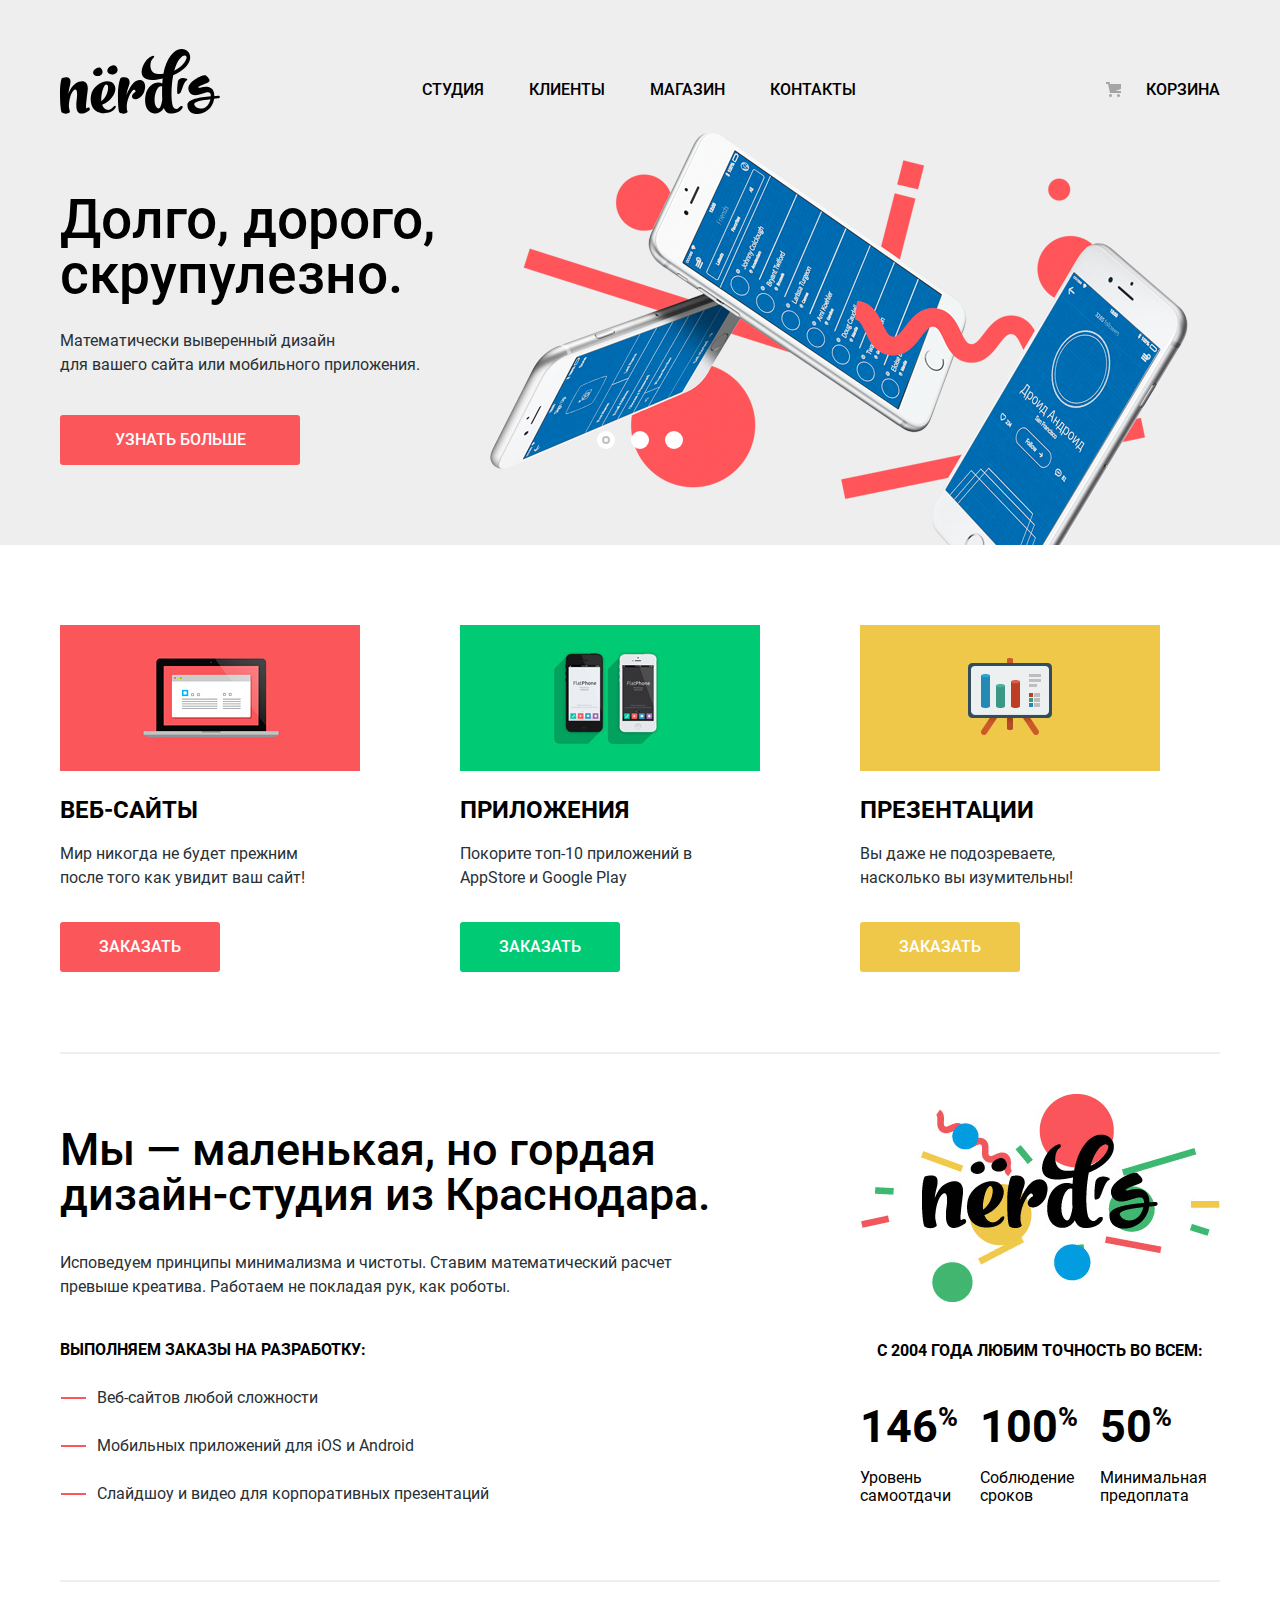
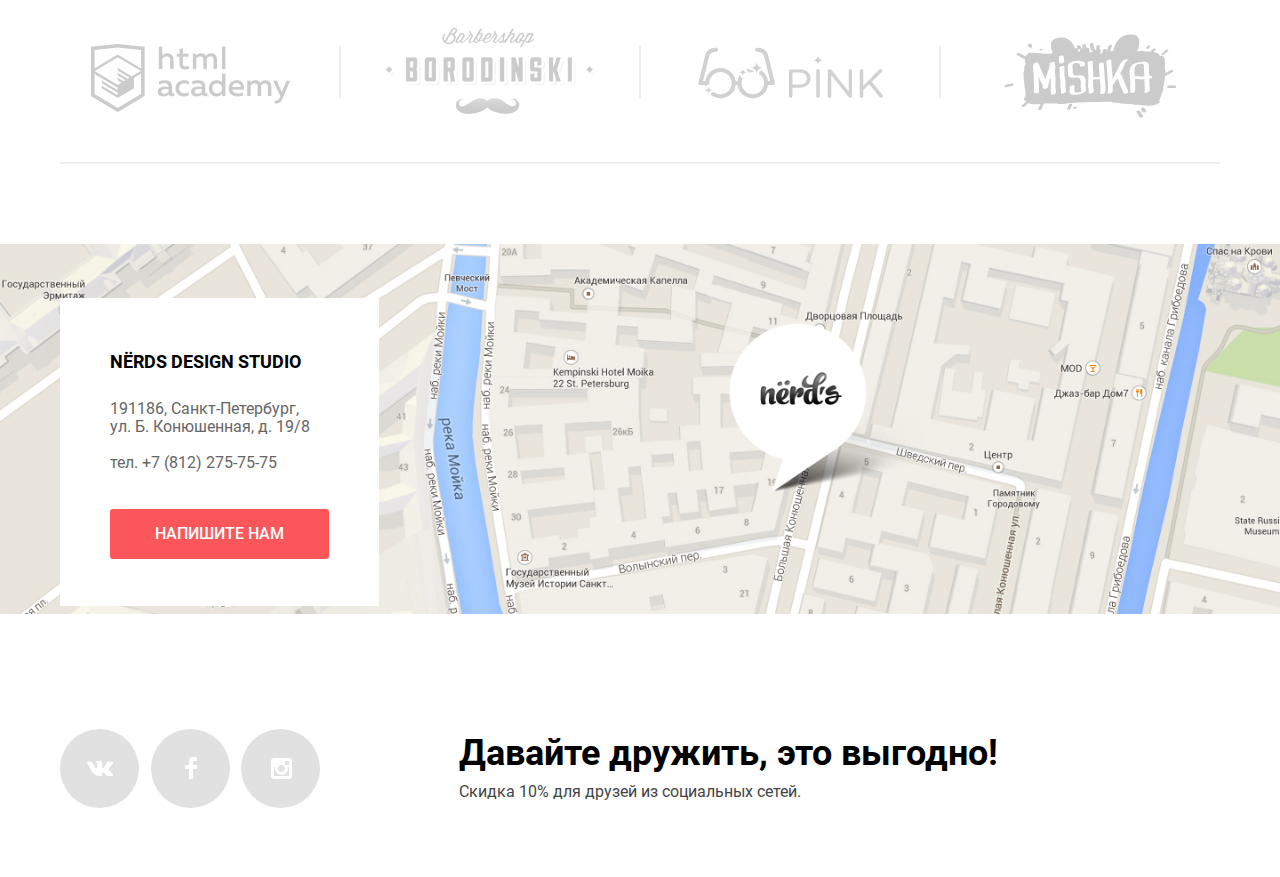
<file: index.html>
<!DOCTYPE html>
<html lang="ru">
  <head>
    <meta charset="utf-8">
    <title>HTML Academy: Нёрдс</title>
    <!-- Критерий Д5. Использован normalize.css -->
    <link rel="stylesheet" href="css/normalize.min.css">
    <link rel="stylesheet" href="css/style.min.css">
  </head>

  <body>
    <header class="header">
      <div class="container">
        <nav class="main-navigation">
          <a class="header-logo">
            <img src="img/nerds-logo.svg" width="160" height="65" alt="Логотип дизайн-студии «Нёрдс»">
          </a>

          <ul class="site-navigation">
            <li><a href="#">Студия</a></li>
            <li><a href="#">Клиенты</a></li>
            <li><a href="catalog.html">Магазин</a></li>
            <li><a href="#">Контакты</a></li>
          </ul>

          <ul class="basket">
            <li><a class="basket-link" href="#">Корзина</a></li>
          </ul>
        </nav>

        <h1 class="visually-hidden">Нёрдс&nbsp;&ndash; дизайн-студия из Краснодара</h1>
      </div>
    </header>

    <main class="main-index">
      <section class="slider">
        <!-- Слайдер из демонстрации https://up.htmlacademy.ru/htmlcss/25/demos/2237 -->
        <div class="container">
          <h2 class="visually-hidden">Наши преимущества</h2>

          <input class="visually-hidden" type="radio" id="advantage-1-id" name="toggle" checked>
          <input class="visually-hidden" type="radio" id="advantage-2-id" name="toggle">
          <input class="visually-hidden" type="radio" id="advantage-3-id" name="toggle">
          <div class="slider-controls">
            <label class="slider-controls-item slider-controls-item--1" for="advantage-1-id" aria-label="Слайд 1"></label>
            <label class="slider-controls-item slider-controls-item--2" for="advantage-2-id" aria-label="Слайд 2"></label>
            <label class="slider-controls-item slider-controls-item--3" for="advantage-3-id" aria-label="Слайд 3"></label>
          </div>

          <ul class="slider-list">
            <li class="slider-item">
              <h3>Долго, дорого, скрупулезно.</h3>
              <p>Математически выверенный дизайн<br> для вашего сайта или мобильного приложения.</p>
              <a class="button slider-item-button" href="#">Узнать больше</a>
            </li>
            <li class="slider-item">
              <h3>Любим математику как никто другой</h3>
              <p>Никакого креатива, только математические формулы<br> для расчета идеальных пропорций.</p>
              <a class="button slider-item-button" href="#">Узнать больше</a>
            </li>
            <li class="slider-item">
              <h3>Только ночь,<br> только хардкор</h3>
              <p>Работать днем, как все? Мы против этого.<br> Ближе к полуночи работа только начинается.</p>
              <a class="button slider-item-button" href="#">Узнать больше</a>
            </li>
          </ul>
        </div>
      </section>

      <div class="container">
        <section class="services">
          <h2 class="visually-hidden">Наши услуги</h2>

          <ul class="services-list">
            <li class="service-item">
              <h3>Веб-сайты</h3>
              <p>Мир никогда не будет прежним после того как увидит ваш сайт!</p>
              <a class="button button-order button-sites" href="#">Заказать</a>
            </li>
            <li class="service-item">
              <h3>Приложения</h3>
              <p>Покорите топ-10 приложений в AppStore и Google Play</p>
              <a class="button button-order button-apps" href="#">Заказать</a>
            </li>
            <li class="service-item">
              <h3>Презентации</h3>
              <p>Вы даже не подозреваете, насколько вы изумительны!</p>
              <a class="button button-order button-presentations" href="#">Заказать</a>
            </li>
          </ul>
        </section>

        <section class="about">
          <h2 class="visually-hidden">Коротко о нас</h2>

          <div class="about-column-left">
            <b class="about-studio">Мы — маленькая, но гордая дизайн-студия из Краснодара.</b>
            <p class="about-principles">Исповедуем принципы минимализма и чистоты. Ставим математический расчет превыше креатива. Работаем не покладая рук, как роботы.</p>

            <h3 class="about-orders-subtitle">Выполняем заказы на разработку:</h3>
            <ul class="about-orders-list">
              <li>Веб-сайтов любой сложности</li>
              <li>Мобильных приложений для iOS и Android</li>
              <li>Слайдшоу и видео для корпоративных презентаций</li>
            </ul>
          </div>

          <div class="about-column-right">
            <!-- здесь фон: цветной логотип студии «Нёрдс» -->
            <h3 class="about-table-subtitle">С 2004 года любим точность во всем:</h3>
            <table class="about-table">
              <tbody>
                <tr>
                  <th>Уровень самоотдачи</th>
                  <th>Соблюдение сроков</th>
                  <th>Минимальная предоплата</th>
                </tr>
                <tr>
                  <td>146<span class="percent">%</span></td>
                  <td>100<span class="percent">%</span></td>
                  <td>50<span class="percent">%</span></td>
                </tr>
              </tbody>
            </table>
          </div>
        </section>

        <section class="partners">
          <h2 class="visually-hidden">Наши партнёры</h2>

          <ul class="partners-list">
            <li class="partner-item">
              <!-- ТЗ: Обязательные требования п. 3.6 -->
              <a class="partner-logo" href="https://htmlacademy.ru/intensive/htmlcss" aria-label="Перейти на сайт HTML Академии">
                <img src="img/htmlacademy-logo.png" width="199" height="68" alt="Логотип HTML Академии">
              </a>
            </li>
            <li class="partner-item">
              <a class="partner-logo" href="#" aria-label="Перейти на сайт барбершопа «Бородинский»">
                <img src="img/borodinski-logo.png" width="209" height="90" alt="Логотип барбершопа «Бородинский»">
              </a>
            </li>
            <li class="partner-item">
              <a class="partner-logo" href="#" aria-label="Перейти на сайт проекта «Пинк»">
                <img src="img/pink-logo.png" width="185" height="52" alt="Логотип проекта «Пинк»">
              </a>
            </li>
            <li class="partner-item">
              <a class="partner-logo" href="#" aria-label="Перейти на сайт магазина вязаных игрушек «Мишка»">
                <img src="img/mishka-logo.png" width="173" height="84" alt="Логотип магазина «Мишка»">
              </a>
            </li>
          </ul>
        </section>
      </div>
    </main>

    <footer class="footer">
      <div class="container">
        <section class="footer-contacts">
          <h2 class="visually-hidden">Контактная информация</h2>

          <div class="footer-contacts-detail">
            <b aria-label="Дизайн-студия «Нёрдс»">NЁRDS DESIGN STUDIO</b>

            <div class="address-phone">
              <address aria-label="Почтовый индекс 191186, город Санкт-Петербург, улица Большая Конюшенная, дом 19 дробь 8">191186, Санкт-Петербург,<br> ул. Б. Конюшенная, д. 19/8</address>
              <p aria-label="Телефон +7 812 275 75 75">тел. +7 (812) 275-75-75</p>
            </div>

            <p><a class="button button-write" href="writeus.html" aria-label="Открыть форму обратной связи">Напишите нам</a></p>
          </div>
        </section>
      </div>

      <!-- Критерий Д20. Критическая функциональность сайта работоспособна без JavaScript (использовано прогрессивное улучшение) -->
      <!-- * Элементы, вызывающие появление попапов, являются ссылками, ведущими на отдельные страницы; -->
      <!-- * Интерактивная карта без JavaScript показывает статичную картинку с картой. -->

      <div class="footer-map">
        <!-- Статичная карта -->
        <img src="img/map.jpg" width="1440" height="416" alt="Дизайн-студия «Нёрдс» на карте города">
        <!-- Интерактивная карта от Яндекса -->
        <div class="yamap" id="map"></div>
      </div>

      <div class="container">
        <section class="footer-social">
          <div class="social-icons">
            <h2 class="visually-hidden">Наша студия в социальных сетях</h2>

            <ul class="social-list">
              <li>
                <a class="social-item social-vk" href="#" aria-label="Нёрдс ВКонтакте">
                  <span class="visually-hidden">ВКонтакте</span>
                </a>
              </li>
              <li>
                <a class="social-item social-fb" href="#" aria-label="Нёрдс в Фейсбуке">
                  <span class="visually-hidden">Фейсбук</span>
                </a>
              </li>
              <li>
                <a class="social-item social-ig" href="#" aria-label="Нёрдс в Инстаграме">
                  <span class="visually-hidden">Инстаграм</span>
                </a>
              </li>
            </ul>
          </div>

          <div class="footer-slogan">
            <b>Давайте дружить, это выгодно!</b>
            <p>Скидка 10% для друзей из социальных сетей.</p>
          </div>
        </section>
      </div>
    </footer>

    <section class="modal modal-feedback">
      <h2>Напишите нам</h2>

      <form class="feedback-form" method="post" action="https://echo.htmlacademy.ru">
        <p>
          <label for="user-name-id">Ваше имя:</label>
          <input class="msg-user" id="user-name-id" type="text" name="user-name" placeholder="Имя Фамилия" aria-label="Введите Ваше имя и фамилию">
        </p>
        <p>
          <label for="user-mail-id">Ваш e-mail:</label>
          <input class="msg-mail" id="user-mail-id" type="text" name="user-mail" placeholder="email@example.com" aria-label="Введите Ваш адрес электронной почты">
        </p>
        <p>
          <label for="msg-text-id">Текст письма:</label>
          <textarea class="msg-text" id="msg-text-id" name="user-text" placeholder="В свободной форме" aria-label="Введите Ваше сообщение в свободной форме"></textarea>
        </p>
        <button class="button feedback-submit" type="submit">Отправить</button>
      </form>

      <button class="modal-close" type="button" aria-label="Закрыть окно обратной связи"><span class="visually-hidden">Закрыть</span></button>
    </section>

    <script src="https://api-maps.yandex.ru/2.1/?lang=ru_RU"></script>
    <script src="js/script.min.js"></script>
  </body>
</html>
</file>
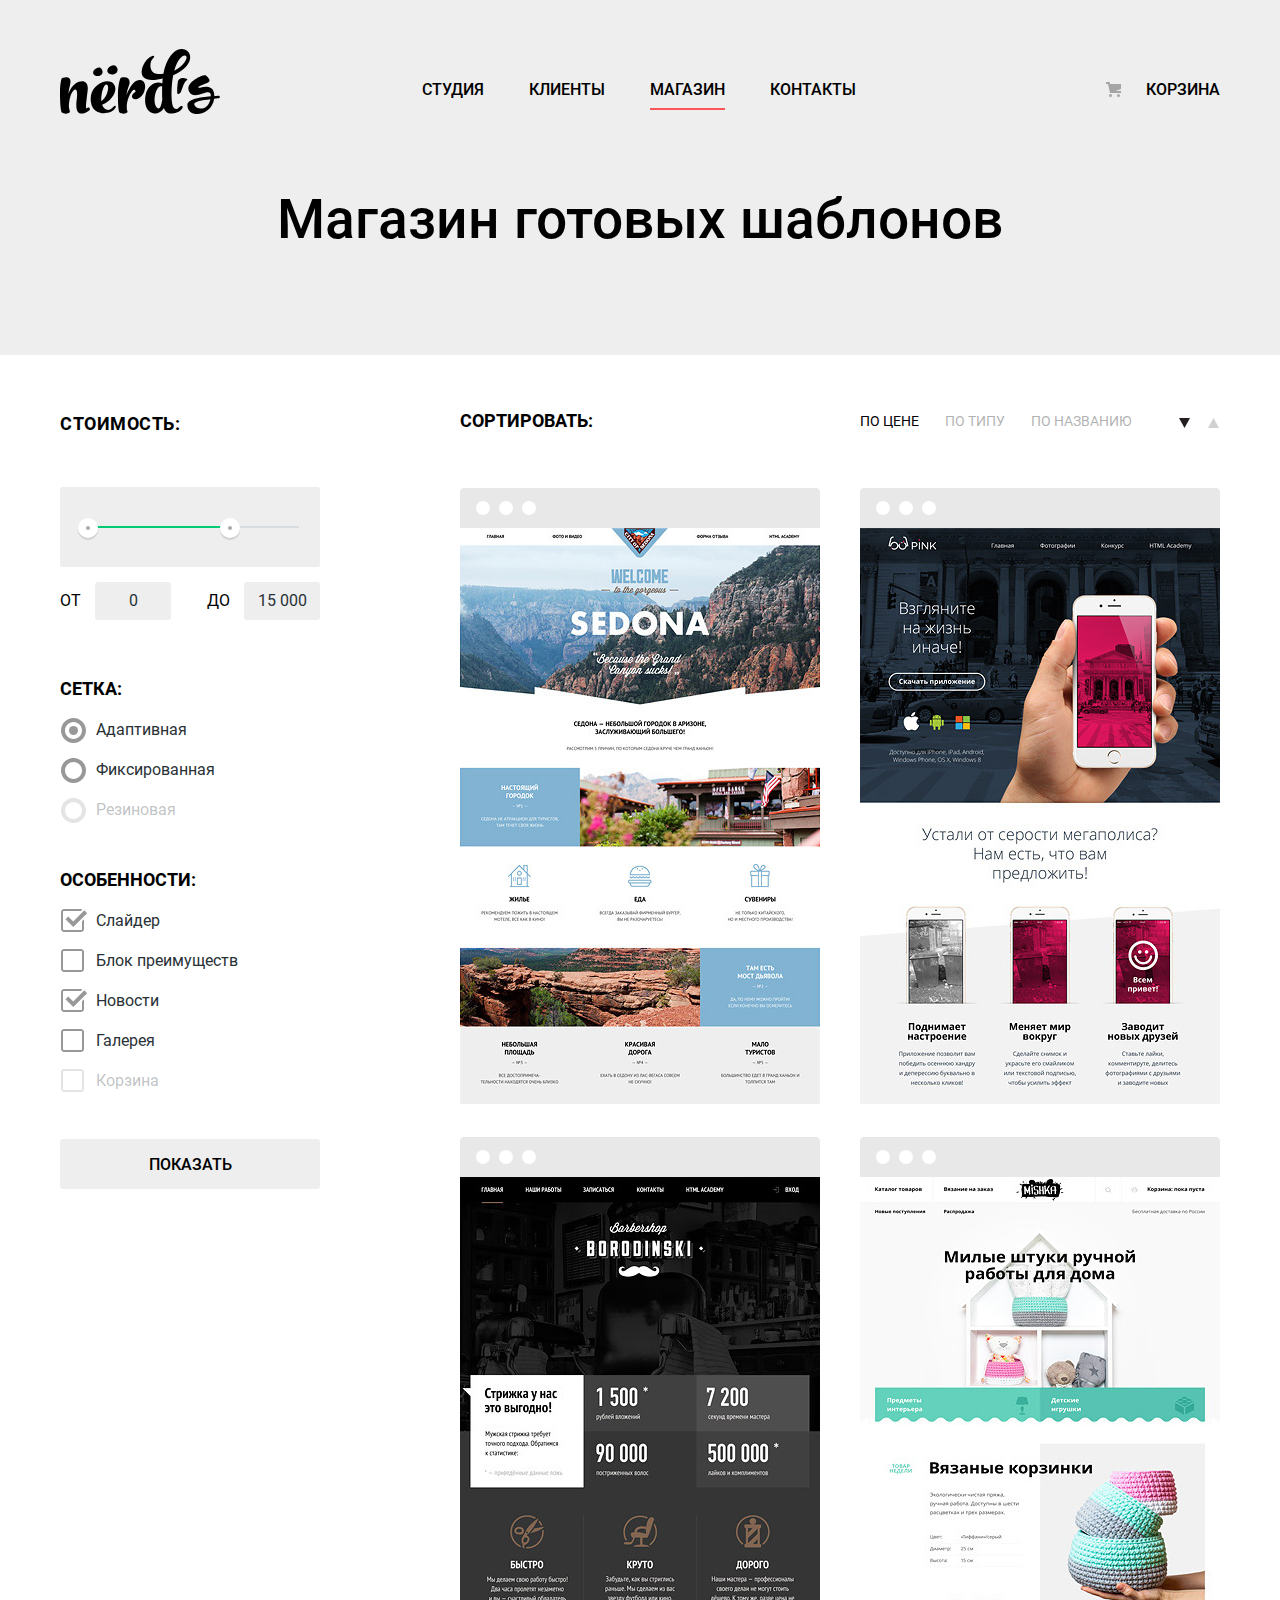
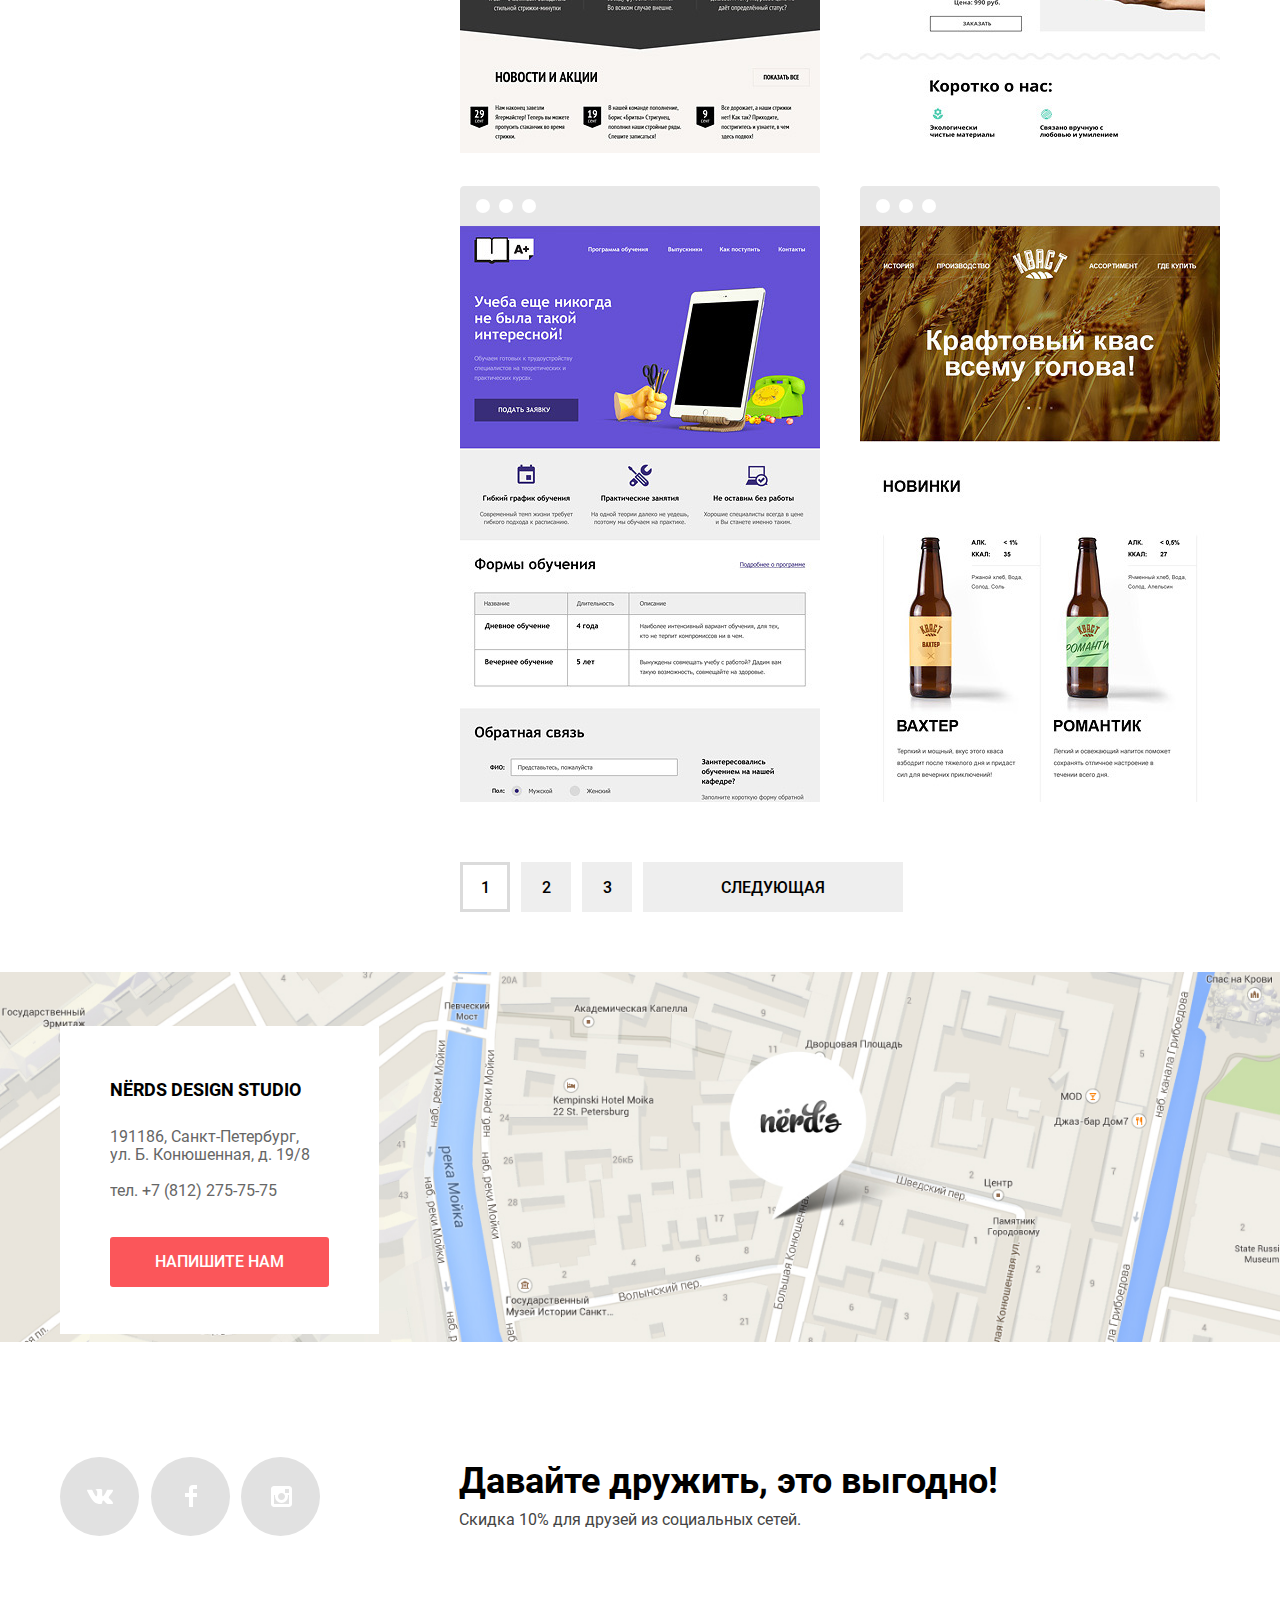
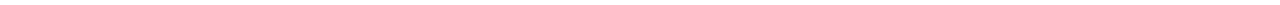
<file: catalog.html>
<!DOCTYPE html>
<html lang="ru">
  <head>
    <meta charset="utf-8">
    <title>HTML Academy: Нёрдс</title>
    <!-- Критерий Д5. Использован normalize.css -->
    <link rel="stylesheet" href="css/normalize.min.css">
    <link rel="stylesheet" href="css/style.min.css">
  </head>

  <body>
    <header class="header">
      <div class="container">
        <nav class="main-navigation">
          <a class="header-logo" href="index.html">
            <img src="img/nerds-logo.svg" width="160" height="65" alt="Логотип дизайн-студии «Нёрдс»">
          </a>

          <ul class="site-navigation">
            <li><a href="#">Студия</a></li>
            <li><a href="#">Клиенты</a></li>
            <li class="site-navigation-active"><a>Магазин</a></li>
            <li><a href="#">Контакты</a></li>
          </ul>

          <ul class="basket">
            <li><a class="basket-link" href="#">Корзина</a></li>
          </ul>
        </nav>

        <h1>Магазин готовых шаблонов</h1>
      </div>
    </header>

    <main class="container">
      <div class="main-catalog">
      <section class="filters">
        <h2 class="visually-hidden">Фильтр шаблонов</h2>

        <form class="filters-form" method="get" action="https://echo.htmlacademy.ru">

          <!-- элемент RANGE с двумя ползунками из демонстрации https://up.htmlacademy.ru/htmlcss/25/demos/2245 -->
          <fieldset class="filter-price">
            <legend>Стоимость:</legend>
            <div class="range-filter">
                <div class="range-controls">
                  <div class="scale">         <!-- полная ширина прогресс-бара -->
                    <div class="bar"></div>   <!-- выбранный диапазон -->
                  </div>
                  <div class="toggle toggle-min"></div> <!-- ползунок минимальной границы диапазона  -->
                  <div class="toggle toggle-max"></div> <!-- ползунок максимальной границы диапазона -->
                </div>

                <div class="price-controls">  <!-- поля для ввода цены -->
                  <label class="min-price">от <input name="min-price" type="text" value="0"></label>
                  <label class="max-price">до <input name="max-price" type="text" value="15 000"></label>
                </div>
            </div>
          </fieldset>

          <fieldset class="filter-grid">
            <legend>Сетка:</legend>
            <ul>
              <li class="filter-option">
                <input class="visually-hidden filter-input filter-input-radio" type="radio" name="grid" value="adaptive" id="grid-id-adaptive" checked>
                <label for="grid-id-adaptive">Адаптивная</label>
              </li>
              <li class="filter-option">
                <input class="visually-hidden filter-input filter-input-radio" type="radio" name="grid" value="fixed" id="grid-id-fixed">
                <label for="grid-id-fixed">Фиксированная</label>
              </li>
              <li class="filter-option">
                <input class="visually-hidden filter-input filter-input-radio" type="radio" name="grid" value="rubber" id="grid-id-rubber" disabled>
                <label for="grid-id-rubber">Резиновая</label>
              </li>
            </ul>
          </fieldset>

          <fieldset class="filter-features">
            <legend>Особенности:</legend>
            <ul>
              <li class="filter-option">
                <input class="visually-hidden filter-input filter-input-checkbox" type="checkbox" name="slider" id="feat-id-slider" checked>
                <label for="feat-id-slider">Слайдер</label>
              </li>
              <li class="filter-option">
                <input class="visually-hidden filter-input filter-input-checkbox" type="checkbox" name="advantages" id="feat-id-advantages">
                <label for="feat-id-advantages">Блок преимуществ</label>
              </li>
              <li class="filter-option">
                <input class="visually-hidden filter-input filter-input-checkbox" type="checkbox" name="news" id="feat-id-news" checked>
                <label for="feat-id-news">Новости</label>
              </li>
              <li class="filter-option">
                <input class="visually-hidden filter-input filter-input-checkbox" type="checkbox" name="gallery" id="feat-id-gallery">
                <label for="feat-id-gallery">Галерея</label>
              </li>
              <li class="filter-option">
                <input class="visually-hidden filter-input filter-input-checkbox" type="checkbox" name="basket" id="feat-id-basket" disabled>
                <label for="feat-id-basket">Корзина</label>
              </li>
            </ul>
          </fieldset>

          <button class="button filter-submit" type="submit">Показать</button>
        </form>
      </section>

      <section class="catalog">
        <h2 class="visually-hidden">Каталог шаблонов</h2>

        <div class="catalog-sort">
          <h3 class="visually-hidden">Сортировка</h3>

          <h4 class="sort-title">Сортировать:</h4>
          <ul class="sort-fields">
            <li><a class="sort-fields-selected">по цене</a></li>
            <li><a href="#">по типу</a></li>
            <li><a href="#">по названию</a></li>
          </ul>

          <h4 class="visually-hidden">Порядок сортировки:</h4>
          <ul class="sort-direction">
            <li>
              <a class="sort-direction-down sort-direction-selected" aria-label="по убыванию"><span class="visually-hidden">по убыванию</span></a>
            </li>
            <li>
              <a class="sort-direction-up" href="#" aria-label="по возрастанию"><span class="visually-hidden">по возрастанию</span></a>
            </li>
          </ul>
        </div>

        <ul class="catalog-list">
          <!-- SEDONA -->
          <li class="catalog-item" tabindex="0">
            <div class="catalog-picture">
              <img src="img/img-sedona.jpg" width="360" height="576" alt="Информационный сайт для туристов «Седона»">
            </div>
            <div class="catalog-item-info">
              <h3 class="catalog-item-title"><a href="#">SEDONA</a></h3>
              <p class="catalog-item-description">Информационный сайт для&nbsp;туристов</p>
              <a class="button catalog-item-price" href="#" aria-label="Добавить в корзину">9&nbsp;900&nbsp;руб.</a>
            </div>
          </li>

          <!-- PINK -->
          <li class="catalog-item" tabindex="0">
            <div class="catalog-picture">
              <img src="img/img-pink.jpg" width="360" height="576" alt="Продуктовый лендинг приложения «Пинк»">
            </div>
            <div class="catalog-item-info">
              <h3 class="catalog-item-title"><a href="#">PINK</a></h3>
              <p class="catalog-item-description">Продуктовый лендинг приложения для iOS и Android</p>
              <a class="button catalog-item-price" href="#" aria-label="Добавить в корзину">9&nbsp;900&nbsp;руб.</a>
            </div>
          </li>

          <!-- Barbershop BORODINSKI -->
          <li class="catalog-item" tabindex="0">
            <div class="catalog-picture">
              <img src="img/img-barbershop.jpg" width="360" height="576" alt="Сайт барбершопа «Бородинский»">
            </div>
            <div class="catalog-item-info">
              <h3 class="catalog-item-title"><a href="#">Barbershop</a></h3>
              <p class="catalog-item-description">Сайт салона красоты. Для&nbsp;мужчин,&nbsp;да.</p>
              <a class="button catalog-item-price" href="#" aria-label="Добавить в корзину">9&nbsp;900&nbsp;руб.</a>
            </div>
          </li>

          <!-- MISHKA -->
          <li class="catalog-item" tabindex="0">
            <div class="catalog-picture">
              <img src="img/img-mishka.jpg" width="360" height="576" alt="Сайт магазина вязаных игрушек «Мишка»">
            </div>
            <div class="catalog-item-info">
              <h3 class="catalog-item-title"><a href="#">MISHKA</a></h3>
              <p class="catalog-item-description">Интернет-магазин вязаных&nbsp;игрушек</p>
              <a class="button catalog-item-price" href="#" aria-label="Добавить в корзину">9&nbsp;900&nbsp;руб.</a>
            </div>
          </li>

          <!-- A Plus -->
          <li class="catalog-item" tabindex="0">
            <div class="catalog-picture">
              <img src="img/img-aplus.jpg" width="360" height="576" alt="Лендинг курсов повышения квалификации «А Плюс»">
            </div>
            <div class="catalog-item-info">
              <h3 class="catalog-item-title"><a href="#">A Plus</a></h3>
              <p class="catalog-item-description">Лендинг курсов повышения квалификации</p>
              <a class="button catalog-item-price" href="#" aria-label="Добавить в корзину">9&nbsp;900&nbsp;руб.</a>
            </div>
          </li>

          <!-- КВАСТ -->
          <li class="catalog-item" tabindex="0">
            <div class="catalog-picture">
              <img src="img/img-kvast.jpg" width="360" height="576" alt="Промо-сайт производителя крафтового кваса «Кваст»">
            </div>
            <div class="catalog-item-info">
              <h3 class="catalog-item-title"><a href="#">КВАСТ</a></h3>
              <p class="catalog-item-description">Промо-сайт производителя крафтового кваса</p>
              <a class="button catalog-item-price" href="#" aria-label="Добавить в корзину">9&nbsp;900&nbsp;руб.</a>
            </div>
          </li>
        </ul>

        <ul class="pagination-list">
          <li class="pagination-item pagination-item-active"><a aria-label="Текущая страница 1">1</a></li>
          <li class="pagination-item"><a href="#" aria-label="Перейти на страницу 2">2</a></li>
          <li class="pagination-item"><a href="#" aria-label="Перейти на страницу 3">3</a></li>
          <li class="pagination-item pagination-next"><a href="#" aria-label="Перейти на следующую страницу">следующая</a></li>
        </ul>
      </section>
      </div>
    </main>

    <footer class="footer">
      <div class="container">
        <section class="footer-contacts">
          <h2 class="visually-hidden">Контактная информация</h2>

          <div class="footer-contacts-detail">
            <b aria-label="Дизайн-студия «Нёрдс»">NЁRDS DESIGN STUDIO</b>

            <div class="address-phone">
              <address aria-label="Почтовый индекс 191186, город Санкт-Петербург, улица Большая Конюшенная, дом 19 дробь 8">191186, Санкт-Петербург,<br> ул. Б. Конюшенная, д. 19/8</address>
              <p aria-label="Телефон +7 812 275 75 75">тел. +7 (812) 275-75-75</p>
            </div>

            <p><a class="button button-write" href="writeus.html" aria-label="Открыть форму обратной связи">Напишите нам</a></p>
          </div>
        </section>
      </div>

      <!-- Критерий Д20. Критическая функциональность сайта работоспособна без JavaScript (использовано прогрессивное улучшение) -->
      <!-- * Элементы, вызывающие появление попапов, являются ссылками, ведущими на отдельные страницы; -->
      <!-- * Интерактивная карта без JavaScript показывает статичную картинку с картой. -->

      <div class="footer-map">
        <!-- Статичная карта -->
        <img src="img/map.jpg" width="1440" height="416" alt="Дизайн-студия «Нёрдс» на карте города">
        <!-- Интерактивная карта от Яндекса -->
        <div class="yamap" id="map"></div>
      </div>

      <div class="container">
        <section class="footer-social">
          <div class="social-icons">
            <h2 class="visually-hidden">Наша студия в социальных сетях</h2>

            <ul class="social-list">
              <li>
                <a class="social-item social-vk" href="#" aria-label="Нёрдс ВКонтакте">
                  <span class="visually-hidden">ВКонтакте</span>
                </a>
              </li>
              <li>
                <a class="social-item social-fb" href="#" aria-label="Нёрдс в Фейсбуке">
                  <span class="visually-hidden">Фейсбук</span>
                </a>
              </li>
              <li>
                <a class="social-item social-ig" href="#" aria-label="Нёрдс в Инстаграме">
                  <span class="visually-hidden">Инстаграм</span>
                </a>
              </li>
            </ul>
          </div>

          <div class="footer-slogan">
            <b>Давайте дружить, это выгодно!</b>
            <p>Скидка 10% для друзей из социальных сетей.</p>
          </div>
        </section>
      </div>
    </footer>

    <section class="modal modal-feedback">
      <h2>Напишите нам</h2>

      <form class="feedback-form" method="post" action="https://echo.htmlacademy.ru">
        <p>
          <label for="user-name-id">Ваше имя:</label>
          <input class="msg-user" id="user-name-id" type="text" name="user-name" placeholder="Имя Фамилия" aria-label="Введите Ваше имя и фамилию">
        </p>
        <p>
          <label for="user-mail-id">Ваш e-mail:</label>
          <input class="msg-mail" id="user-mail-id" type="text" name="user-mail" placeholder="email@example.com" aria-label="Введите Ваш адрес электронной почты">
        </p>
        <p>
          <label for="msg-text-id">Текст письма:</label>
          <textarea class="msg-text" id="msg-text-id" name="user-text" placeholder="В свободной форме" aria-label="Введите Ваше сообщение в свободной форме"></textarea>
        </p>
        <button class="button feedback-submit" type="submit">Отправить</button>
      </form>

      <button class="modal-close" type="button" aria-label="Закрыть окно обратной связи"><span class="visually-hidden">Закрыть</span></button>
    </section>

    <script src="https://api-maps.yandex.ru/2.1/?lang=ru_RU"></script>
    <script src="js/script.min.js"></script>
  </body>
</html>
</file>
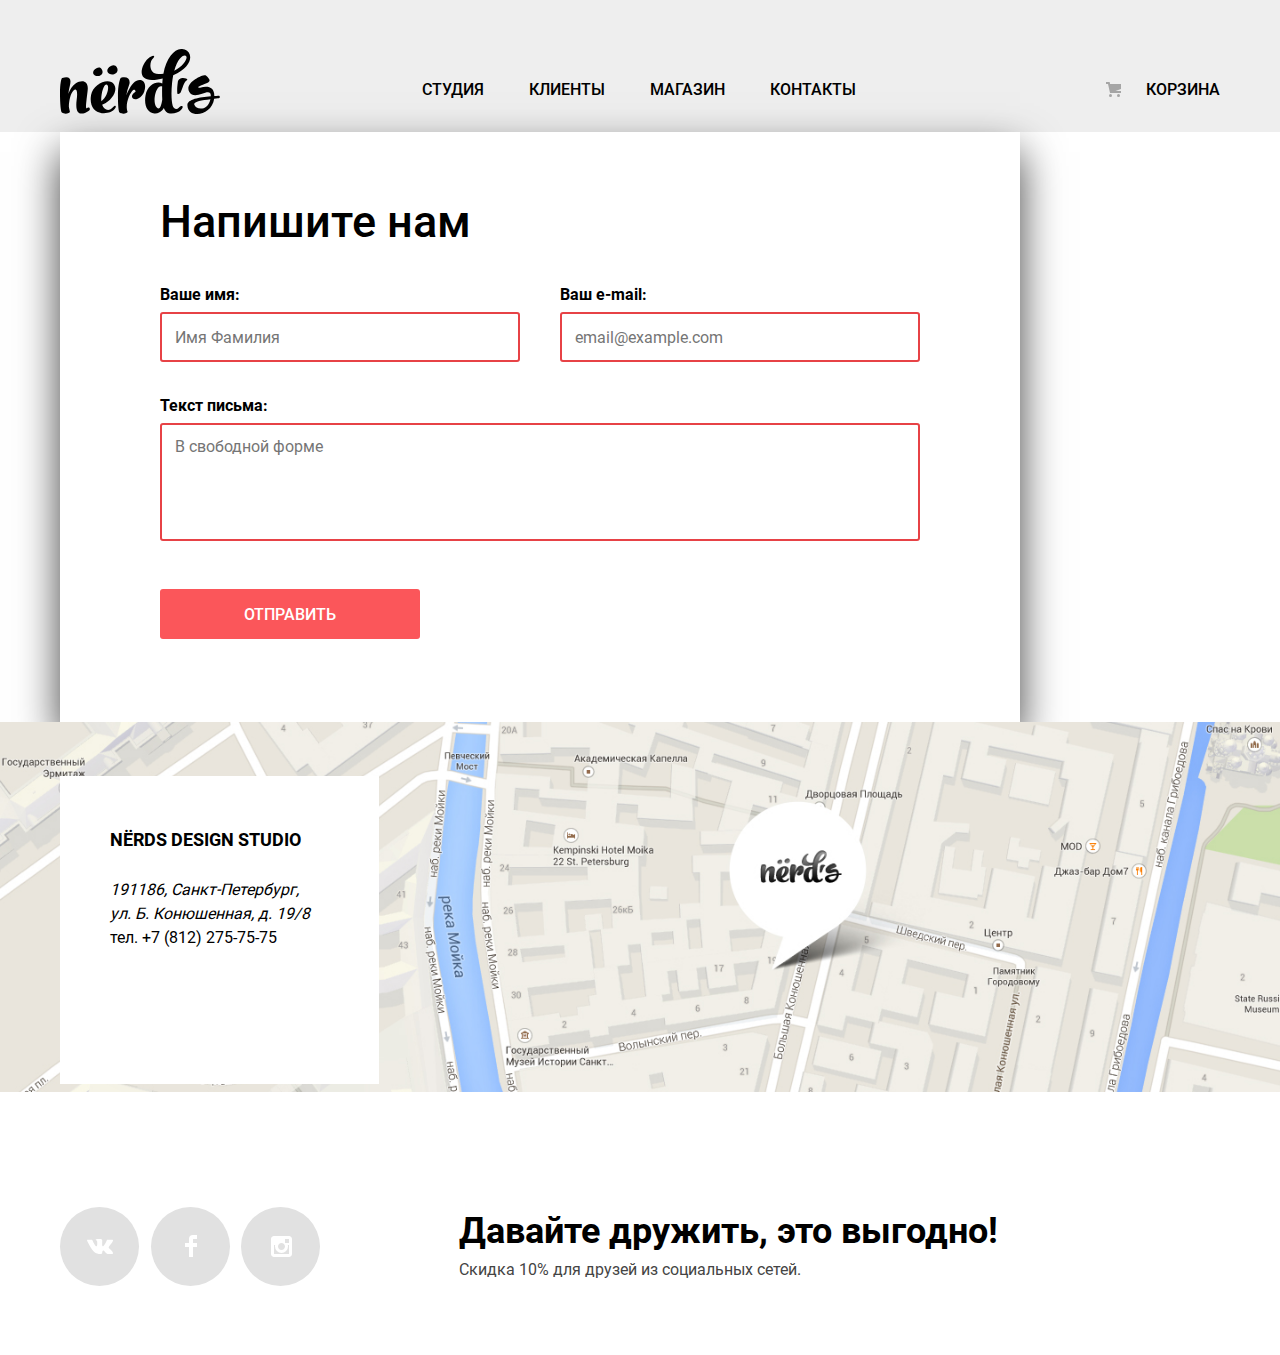
<file: writeus.html>
<!DOCTYPE html>
<html lang="ru">
  <head>
    <meta charset="utf-8">
    <title>HTML Academy: Нёрдс</title>
    <!-- Критерий Д5. Использован normalize.css -->
    <link rel="stylesheet" href="css/normalize.min.css">
    <link rel="stylesheet" href="css/style.min.css">
  </head>

  <body>
    <header class="header">
      <div class="container">
        <nav class="main-navigation">
          <a class="header-logo" href="index.html">
            <img src="img/nerds-logo.svg" width="160" height="65" alt="Логотип дизайн-студии «Нёрдс»">
          </a>

          <ul class="site-navigation">
            <li><a href="#">Студия</a></li>
            <li><a href="#">Клиенты</a></li>
            <li><a href="catalog.html">Магазин</a></li>
            <li><a href="#">Контакты</a></li>
          </ul>

          <ul class="basket">
            <li><a class="basket-link" href="#">Корзина</a></li>
          </ul>
        </nav>

        <h1 class="visually-hidden">Нёрдс&nbsp;&ndash; дизайн-студия из Краснодара</h1>
      </div>
    </header>

    <main class="container">
      <section class="modal-feedback">
        <h2>Напишите нам</h2>

        <form class="feedback-form" method="post" action="https://echo.htmlacademy.ru">
          <p>
            <label for="user-name-id">Ваше имя:</label>
            <input class="msg-user" id="user-name-id" type="text" name="user-name" placeholder="Имя Фамилия" aria-label="Введите Ваше имя и фамилию" required>
          </p>
          <p>
            <label for="user-mail-id">Ваш e-mail:</label>
            <input class="msg-mail" id="user-mail-id" type="text" name="user-mail" placeholder="email@example.com" aria-label="Введите Ваш адрес электронной почты" required>
          </p>
          <p>
            <label for="msg-text-id">Текст письма:</label>
            <textarea class="msg-text" id="msg-text-id" name="user-text" placeholder="В свободной форме" aria-label="Введите Ваше сообщение в свободной форме" required></textarea>
          </p>
          <button class="button feedback-submit" type="submit">Отправить</button>
        </form>
      </section>
    </main>

    <footer class="footer">
      <div class="container">
        <section class="footer-contacts">
          <h2 class="visually-hidden">Контактная информация</h2>

          <div class="footer-contacts-detail">
            <b aria-label="Дизайн-студия «Нёрдс»">NЁRDS DESIGN STUDIO</b>
            <address aria-label="Почтовый индекс 191186, город Санкт-Петербург, улица Большая Конюшенная, дом 19 дробь 8">191186, Санкт-Петербург,<br> ул. Б. Конюшенная, д. 19/8</address>
            <p aria-label="Телефон +7 812 275 75 75">тел. +7 (812) 275-75-75</p>
          </div>
        </section>
      </div>

      <div class="footer-map">
        <!-- Статичная карта -->
        <img src="img/map.jpg" width="1440" height="416" alt="Дизайн-студия «Нёрдс» на карте города">
      </div>

      <div class="container">
        <section class="footer-social">
          <div class="social-icons">
            <h2 class="visually-hidden">Наша студия в социальных сетях</h2>

            <ul class="social-list">
              <li>
                <a class="social-item social-vk" href="#" aria-label="Нёрдс ВКонтакте">
                  <span class="visually-hidden">ВКонтакте</span>
                </a>
              </li>
              <li>
                <a class="social-item social-fb" href="#" aria-label="Нёрдс в Фейсбуке">
                  <span class="visually-hidden">Фейсбук</span>
                </a>
              </li>
              <li>
                <a class="social-item social-ig" href="#" aria-label="Нёрдс в Инстаграме">
                  <span class="visually-hidden">Инстаграм</span>
                </a>
              </li>
            </ul>
          </div>
          <div class="footer-slogan">
            <b>Давайте дружить, это выгодно!</b>
            <p>Скидка 10% для друзей из социальных сетей.</p>
          </div>
        </section>
      </div>
    </footer>

  </body>
</html>
</file>
<file: css/style.min.css>
@font-face{font-family:"Roboto";font-style:normal;font-weight:400;src:local("Roboto"),local("Roboto-Regular"),url(../fonts/roboto-regular.woff2) format("woff2"),url(../fonts/roboto-regular.woff) format("woff")}@font-face{font-family:"Roboto";font-style:normal;font-weight:500;src:local("Roboto Medium"),local("Roboto-Medium"),url(../fonts/roboto-medium.woff2) format("woff2"),url(../fonts/roboto-medium.woff) format("woff")}@font-face{font-family:"Roboto";font-style:normal;font-weight:700;src:local("Roboto Bold"),local("Roboto-Bold"),url(../fonts/roboto-bold.woff2) format("woff2"),url(../fonts/roboto-bold.woff) format("woff")}body{margin:0;padding:0;font-family:"Roboto",Arial,sans-serif;font-size:16px;line-height:24px;font-weight:400;color:#000;background-color:#fff}a{text-decoration:none;outline:none}img{max-width:100%}.visually-hidden:not(:focus):not(:active),input[type="checkbox"].visually-hidden,input[type="radio"].visually-hidden{position:absolute;width:1px;height:1px;margin:-1px;border:0;padding:0;white-space:nowrap;-webkit-clip-path:inset(100%);clip-path:inset(100%);clip:rect(0 0 0 0);overflow:hidden}.button{display:block;-webkit-box-sizing:border-box;box-sizing:border-box;padding:16px 20px;min-height:50px;font-size:16px;line-height:18px;font-weight:500;text-transform:uppercase;text-align:center;text-decoration:none;color:#fff;white-space:wrap;overflow:hidden;background-color:#fb565a;border-radius:3px;border:none;outline:none}.button:hover,.button:focus{color:#fff;background-color:#e74246}.button:active{color:rgba(255,255,255,.3);background-color:#d7373b;-webkit-box-shadow:0 3px rgba(0,0,0,.1) inset;box-shadow:0 3px rgba(0,0,0,.1) inset}.container{width:1160px;margin:0 auto;padding:0 20px}.header{display:-webkit-box;display:-ms-flexbox;display:flex;background-color:#eee}.header h1{margin:0;padding:0;padding-top:60px;padding-bottom:108px;-webkit-box-sizing:border-box;box-sizing:border-box;font-size:55px;line-height:55px;font-weight:500;text-align:center;color:#000;min-height:223px}.main-navigation{-webkit-box-sizing:border-box;box-sizing:border-box;padding-top:49px;padding-bottom:18px;display:-webkit-box;display:-ms-flexbox;display:flex;-webkit-box-orient:horizontal;-webkit-box-direction:normal;-ms-flex-direction:row;flex-direction:row;-ms-flex-wrap:wrap;flex-wrap:wrap;-webkit-box-align:start;-ms-flex-align:start;align-items:flex-start}.header-logo{-ms-flex-negative:0;flex-shrink:0;width:160px;height:65px}.header-logo[href]:hover,.header-logo[href]:focus{opacity:.8}.header-logo[href]:focus{outline:none}.header-logo[href]:active{opacity:.3}.site-navigation,.basket{-webkit-box-sizing:border-box;box-sizing:border-box;margin:0;padding:0;padding-top:26px;display:-webkit-box;display:-ms-flexbox;display:flex;-ms-flex-wrap:wrap;flex-wrap:wrap;font-size:16px;line-height:30px;font-weight:500;text-transform:uppercase;list-style:none}.site-navigation{margin-left:202px;width:630px;-webkit-box-pack:start;-ms-flex-pack:start;justify-content:flex-start}.site-navigation li{margin-right:45px}.site-navigation li:last-child{margin-right:0}.basket{margin-left:auto;width:120px;-webkit-box-pack:end;-ms-flex-pack:end;justify-content:flex-end}.basket-link{display:block;position:relative}.basket-link::before{content:"";position:absolute;width:15px;height:15px;top:7px;left:-40px;background-image:url(../img/icon-basket.svg);background-repeat:no-repeat;background-position:0 0;opacity:.3}.site-navigation a,.basket a{color:#000}.site-navigation a[href]:hover,.site-navigation a[href]:focus,.basket a[href]:hover,.basket a[href]:focus{color:#fb565a}.site-navigation a[href]:active,.basket a[href]:active{color:rgba(0,0,0,.3)}.site-navigation-active,.basket-navigation-active{position:relative}.site-navigation-active::after,.basket-navigation-active::after{content:"";position:absolute;right:0;bottom:-5px;height:2px;background-color:#fb565a}.site-navigation-active::after{left:0}.basket-navigation-active::after{left:-40px}.main-index{display:-webkit-box;display:-ms-flexbox;display:flex;-webkit-box-orient:vertical;-webkit-box-direction:normal;-ms-flex-direction:column;flex-direction:column}.slider{position:relative;background-color:#eee}.slider-controls{position:absolute;left:50%;bottom:104px;z-index:100;width:160px;height:18px;text-align:center;font-size:0;-webkit-transform:translateX(-50%);-ms-transform:translateX(-50%);transform:translateX(-50%)}.slider-controls label{position:relative;display:inline-block;vertical-align:middle;width:18px;height:18px;padding:8px;border-radius:50%;cursor:pointer}.slider-controls label::after{content:"";position:absolute;top:8px;left:8px;width:18px;height:18px;background:#fff;border-radius:50%;z-index:1}.slider-list{margin:0;padding:0;list-style:none}.slider-item{display:none;padding:60px 0 80px 0}.slider-item:nth-child(1){background-image:url(../img/slide-picture-1.png);background-repeat:no-repeat;background-position:93% 0}.slider-item:nth-child(2){background-image:url(../img/slide-picture-2.png);background-repeat:no-repeat;background-position:100% 0}.slider-item:nth-child(3){background-image:url(../img/slide-picture-3.png);background-repeat:no-repeat;background-position:100% 20px}#advantage-1-id:checked~.slider-list .slider-item:nth-child(1){display:block}#advantage-2-id:checked~.slider-list .slider-item:nth-child(2){display:block}#advantage-3-id:checked~.slider-list .slider-item:nth-child(3){display:block}#advantage-1-id:checked~.slider-controls .slider-controls-item--1::before,#advantage-2-id:checked~.slider-controls .slider-controls-item--2::before,#advantage-3-id:checked~.slider-controls .slider-controls-item--3::before{content:"";position:absolute;left:50%;top:50%;width:4px;height:4px;margin:-4px;background-color:inherit;border:2px solid #c1c1c1;border-radius:50%;z-index:2}.slider-item h3{margin:0;margin-bottom:27px;max-width:600px;font-size:55px;line-height:55px;font-weight:500;text-align:left;color:#000}.slider-item p{margin:0;margin-bottom:38px;max-width:430px;text-align:left;color:#283136}.slider-item-button{width:240px}.services{padding:0;padding-top:80px;padding-bottom:80px;-webkit-box-sizing:border-box;box-sizing:border-box;background-color:#fff;border-bottom:2px solid #eee}.services-list{margin:0;padding:0;list-style:none;display:-webkit-box;display:-ms-flexbox;display:flex;-webkit-box-pack:start;-ms-flex-pack:start;justify-content:flex-start}.service-item{margin-right:100px;padding-top:146px;width:300px}.service-item:last-child{margin-right:0}.service-item:nth-child(1){background-image:url(../img/advantage-picture-red.png);background-repeat:no-repeat;background-size:100% 146px}.service-item:nth-child(2){background-image:url(../img/advantage-picture-green.png);background-repeat:no-repeat;background-size:100% 146px}.service-item:nth-child(3){background-image:url(../img/advantage-picture-yellow.png);background-repeat:no-repeat;background-size:100% 146px}.service-item h3{margin:0;padding:0;padding-top:24px;padding-bottom:17px;font-size:24px;line-height:30px;font-weight:700;text-transform:uppercase;text-align:left}.service-item p{margin:0;padding:0;margin-right:40px;font-size:16px;line-height:24px;font-weight:400;text-align:left;color:#283136}.button-order{margin:0;margin-top:32px;width:160px}.button-sites{background-color:#fb565a}.button-sites:hover,.button-sites:focus{background-color:#e74246}.button-sites:active{background-color:#d7373b}.button-apps{background-color:#00ca74}.button-apps:hover,.button-apps:focus{background-color:#00bc6c}.button-apps:active{background-color:#00aa62}.button-presentations{background-color:#efc84a}.button-presentations:hover,.button-presentations:focus{background-color:#eab534}.button-presentations:active{background-color:#e5a722}.about{padding:0;padding-bottom:60px;-webkit-box-sizing:border-box;box-sizing:border-box;display:-webkit-box;display:-ms-flexbox;display:flex;-webkit-box-pack:justify;-ms-flex-pack:justify;justify-content:space-between;background-color:#fff;border-bottom:2px solid #eee}.about-column-left{width:680px}.about-column-right{padding-top:285px;width:360px;background-image:url(../img/nerds-picture.png);background-repeat:no-repeat;background-position:0 40px}.about-studio{display:block;padding:0;margin:0;padding-top:73px;margin-bottom:34px;font-size:45px;line-height:45px;font-weight:500;text-align:left;color:#000}.about-principles{padding:0;margin:0;margin-bottom:39px;text-align:left;color:#283136}.about-orders-subtitle,.about-table-subtitle{padding:0;margin:0;margin-bottom:27px;font-size:16px;line-height:24px;font-weight:700;text-transform:uppercase;color:#000}.about-orders-subtitle{text-align:left}.about-table-subtitle{text-align:center}.about-orders-list{margin:0;padding:0;padding-left:37px;list-style:none}.about-orders-list li{position:relative;margin-bottom:30px;font-size:16px;line-height:18px;font-weight:400;text-align:left;color:#283136}.about-orders-list li:last-child{margin-bottom:0}.about-orders-list li::after{content:"";position:absolute;left:-36px;top:8px;width:25px;height:2px;background-color:#fb565a}.about-table{margin:0;padding:0;border-collapse:collapse;border:none}.about-table tbody{display:-webkit-box;display:-ms-flexbox;display:flex;-webkit-box-orient:vertical;-webkit-box-direction:reverse;-ms-flex-direction:column-reverse;flex-direction:column-reverse}.about-table tr{display:-webkit-box;display:-ms-flexbox;display:flex;-webkit-box-orient:horizontal;-webkit-box-direction:normal;-ms-flex-direction:row;flex-direction:row}.about-table th,.about-table td{margin:0;padding:0;margin-right:5px;padding-bottom:15px;width:115px;text-align:left}.about-table th{font-family:inherit;font-size:16px;line-height:18px;font-weight:400}.about-table td{font-family:inherit;font-size:45px;line-height:54px;font-weight:700}.about-table .percent{font-size:60%;vertical-align:super}.partners{padding:0;margin:0;margin-bottom:80px;-webkit-box-sizing:border-box;box-sizing:border-box;background-color:#fff;border-bottom:2px solid #eee}.partners-list{margin:0;padding:0;list-style:none;display:-webkit-box;display:-ms-flexbox;display:flex;-webkit-box-pack:justify;-ms-flex-pack:justify;justify-content:space-between;min-height:180px}.partner-item{position:relative;-webkit-box-align:stretch;-ms-flex-align:stretch;align-items:stretch;width:260px;text-align:center}.partner-item:nth-child(1){padding-top:62px}.partner-item:nth-child(2){padding-top:46px}.partner-item:nth-child(3){padding-top:65px}.partner-item:nth-child(4){padding-top:52px}.partner-item:not(:nth-child(4n))::after{content:"";position:absolute;top:64px;right:-21px;width:2px;height:52px;background-color:#eee}.partner-item .partner-logo{opacity:.2}.partner-item .partner-logo:hover,.partner-item .partner-logo:focus{opacity:1}.partner-item .partner-logo:focus{outline:none}.partner-item .partner-logo:active{opacity:.1}.footer{position:relative;display:-webkit-box;display:-ms-flexbox;display:flex;-webkit-box-orient:vertical;-webkit-box-direction:normal;-ms-flex-direction:column;flex-direction:column;-webkit-box-align:center;-ms-flex-align:center;align-items:center;background-color:#fff}.footer-contacts{display:block;position:relative}.footer-contacts p{margin:0}.footer-contacts-detail{display:-webkit-box;display:-ms-flexbox;display:flex;-webkit-box-orient:vertical;-webkit-box-direction:normal;-ms-flex-direction:column;flex-direction:column;-webkit-box-sizing:border-box;box-sizing:border-box;padding-top:49px;padding-left:50px;padding-right:50px;padding-bottom:48px;position:absolute;top:54px;left:0;width:319px;height:308px;background-color:#fff;z-index:3}.footer-contacts-detail b{margin:0;padding:0 0 23px;font-size:18px;line-height:30px;font-weight:700;text-align:left;color:#000}.address-phone{min-height:72px;overflow:auto}.address-phone address,.address-phone p{margin:0;padding:0;padding-bottom:18px;font-size:16px;line-height:18px;font-weight:400;font-style:normal;text-align:left;color:#666}.address-phone p:last-child{padding-bottom:0}.button-write{margin-top:37px;width:219px}.footer-map{display:block;position:relative;height:416px}.footer-map img{margin:0;position:relative;top:0;left:0;max-width:100%;height:auto;z-index:1}.footer-map .yamap{margin:0;position:absolute;top:0;left:0;width:100%;height:416px;z-index:2}.footer-social{padding:0;padding-top:69px;padding-bottom:57px;display:-webkit-box;display:-ms-flexbox;display:flex;-webkit-box-orient:horizontal;-webkit-box-direction:normal;-ms-flex-direction:row;flex-direction:row;-ms-flex-wrap:wrap;flex-wrap:wrap;-webkit-box-pack:start;-ms-flex-pack:start;justify-content:flex-start}.social-icons{width:260px}.social-list{margin:0;padding:0;list-style:none;display:-webkit-box;display:-ms-flexbox;display:flex;-webkit-box-pack:justify;-ms-flex-pack:justify;justify-content:space-between;-ms-flex-wrap:wrap;flex-wrap:wrap;width:260px}.social-item{display:block;position:relative;margin-bottom:12px;width:79px;height:79px;border-radius:50%;background-color:#e1e1e1}.social-item:hover,.social-item:focus{background-color:#e74246}.social-item:focus{outline:none}.social-item:active{-webkit-box-shadow:inset 0 3px 0 0 rgba(0,1,1,.1);box-shadow:inset 0 3px 0 0 rgba(0,1,1,.1);background-color:#d7373b}.social-vk::after{content:"";position:absolute;top:28px;left:27px;width:26px;height:22px;background-image:url(../img/icon-vk.svg);background-repeat:no-repeat;background-position:50% 50%;z-index:1}.social-fb::after{content:"";position:absolute;top:28px;left:27px;width:26px;height:22px;background-image:url(../img/icon-fb.svg);background-repeat:no-repeat;background-position:50% 50%;z-index:1}.social-ig::after{content:"";position:absolute;top:28px;left:27px;width:26px;height:22px;background-image:url(../img/icon-insta.svg);background-repeat:no-repeat;background-position:50% 50%;z-index:1}.social-vk:hover::after,.social-fb:hover::after,.social-ig:hover::after,.social-vk:focus::after,.social-fb:focus::after,.social-ig:focus::after{background-color:#e74246}.social-vk:focus::after,.social-fb:focus::after,.social-ig:focus::after{outline:none}.social-vk:active::after,.social-fb:active::after,.social-ig:active::after{background-color:#d7373b;opacity:.3}.footer-slogan{margin-left:139px;display:-webkit-box;display:-ms-flexbox;display:flex;-webkit-box-orient:vertical;-webkit-box-direction:normal;-ms-flex-direction:column;flex-direction:column;width:760px}.footer-slogan b{padding:0;padding-top:6px;font-size:36px;line-height:36px;font-weight:700;color:#000}.footer-slogan p{padding:0;margin-top:10px;font-size:16px;line-height:22px;font-weight:400;color:#444}.main-catalog{display:-webkit-box;display:-ms-flexbox;display:flex;-webkit-box-orient:horizontal;-webkit-box-direction:normal;-ms-flex-direction:row;flex-direction:row;-webkit-box-pack:start;-ms-flex-pack:start;justify-content:flex-start}.filters,.catalog{margin:0;margin-top:54px;margin-bottom:60px}.filters{margin-right:140px;width:260px}.filter-price,.filter-grid,.filter-features{margin:0;padding:0;border:none}.filter-price legend,.filter-grid legend,.filter-features legend{font-family:inherit;font-size:18px;line-height:30px;font-weight:700;text-transform:uppercase;text-align:left}.filter-price{margin-bottom:52px}.filter-price legend{margin-bottom:17px;letter-spacing:.5px}.range-filter{margin-top:31px;position:relative;width:260px;height:80px;background-color:#eee;border-radius:3px}.range-controls{position:relative;height:41px;padding-top:39px;margin-bottom:15px;padding-left:20px;padding-right:20px;border-radius:3px;background-color:#eee}.range-controls .scale{position:absolute;width:219px;height:2px;background-color:#d7dcde}.range-controls .bar{width:150px;height:2px;background:#00ca74}.range-controls .toggle{padding:0;position:absolute;top:31px;left:0;width:4px;height:4px;border:8px solid #fff;background-color:#ababab;border-radius:50%;-webkit-box-shadow:0 2px 1px 0 #cfcfcf;box-shadow:0 2px 1px 0 #cfcfcf;cursor:pointer}.range-controls .toggle-min{left:18px}.range-controls .toggle-max{left:160px}.price-controls{font-size:0}.price-controls label{margin:0;display:inline-block;vertical-align:middle;width:130px;font-family:inherit;font-size:16px;line-height:22px;font-weight:400;text-transform:uppercase}.price-controls input{padding-top:9px;padding-bottom:9px;padding-left:8px;padding-right:8px;margin-left:10px;width:60px;height:20px;font-family:inherit;font-size:16px;line-height:22px;font-weight:400;text-align:center;color:#283136;background-color:#eee;border-radius:3px;border:none}.max-price{text-align:right}.filter-grid legend{padding-top:55px;padding-bottom:14px}.filter-grid ul{padding:0;margin:0;list-style:none}.filter-option{margin-left:36px;margin-bottom:16px}.filter-option label{display:block;position:relative;cursor:pointer;-webkit-user-select:none;-moz-user-select:none;-ms-user-select:none;user-select:none}.filter-input + label{color:#283136}.filter-input:hover + label,.filter-input:focus + label{color:#283136}.filter-input:focus + label{outline:none}.filter-input[disabled] + label{color:rgba(40,49,54,.3);cursor:default}.filter-input-radio + label::before,.filter-input-radio:checked + label::before{content:"";position:absolute;top:-1px;left:-35px;width:25px;height:25px;color:#4d4d4d;opacity:.4;background-repeat:no-repeat;background-position:0 0}.filter-input-radio + label::before{background-image:url(../img/radio-off.svg)}.filter-input-radio:checked + label::before{background-image:url(../img/radio-on.svg)}.filter-features legend{padding-top:27px;padding-bottom:14px}.filter-features ul{padding:0;margin:0;list-style:none}.filter-input-radio + label::before,.filter-input-radio:checked + label::before{content:"";position:absolute;top:0;left:-35px;width:25px;height:25px;color:#4d4d4d;opacity:.4;background-repeat:no-repeat;background-position:0 0}.filter-input-radio + label::before{background-image:url(../img/radio-off.svg)}.filter-input-radio:checked + label::before{background-image:url(../img/radio-on.svg)}.filter-input-checkbox + label::before,.filter-input-checkbox:checked + label::before{content:"";position:absolute;top:0;left:-35px;width:27px;height:23px;color:#4d4d4d;opacity:.4;background-repeat:no-repeat;background-position:0 0}.filter-input-checkbox + label::before{background-image:url(../img/checkbox-off.svg)}.filter-input-checkbox:checked + label::before{background-image:url(../img/checkbox-on.svg)}.filter-input-radio:hover + label::before,.filter-input-radio:focus + label::before,.filter-input-checkbox:hover + label::before,.filter-input-checkbox:focus + label::before{opacity:1}.filter-input-radio[disabled] + label::before,.filter-input-checkbox[disabled] + label::before{opacity:.1;cursor:default}.filter-submit{margin-top:30px;padding:17px 0;width:260px;height:50px;color:#000;background-color:#eee}.filter-submit:hover,.filter-submit:focus{color:#000;background-color:#dfdfdf}.filter-submit:focus{outline:none}.filter-submit:active{-webkit-box-shadow:inset 0 3px 0 0 rgba(0,1,1,.1);box-shadow:inset 0 3px 0 0 rgba(0,1,1,.1);color:rgba(0,0,0,.3);background-color:#d5d5d5}.catalog-sort{margin:0;margin-bottom:22px;display:-webkit-box;display:-ms-flexbox;display:flex;-webkit-box-orient:horizontal;-webkit-box-direction:normal;-ms-flex-direction:row;flex-direction:row;-webkit-box-pack:justify;-ms-flex-pack:justify;justify-content:space-between;-webkit-box-align:center;-ms-flex-align:center;align-items:center;width:760px}.sort-title{margin:0;margin-right:auto;font-size:18px;line-height:18px;font-weight:700;text-transform:uppercase;text-align:left;color:#000}.sort-fields,.sort-direction{padding:0;margin:0;list-style:none;display:-webkit-box;display:-ms-flexbox;display:flex;-webkit-box-orient:horizontal;-webkit-box-direction:normal;-ms-flex-direction:row;flex-direction:row;-webkit-box-pack:start;-ms-flex-pack:start;justify-content:flex-start}.sort-fields{width:280px}.sort-direction{margin-left:50px;width:30px}.sort-fields li{margin-right:26px}.sort-fields li:last-child{margin-right:0}.sort-fields a{padding:0;margin:0;font-size:14px;line-height:18px;font-weight:400;text-transform:uppercase;text-align:left;color:#000;opacity:.3}.sort-fields a[href]:hover,.sort-fields a[href]:focus{opacity:.6}.sort-fields a[href]:focus{outline:none}.sort-fields .sort-fields-selected,.sort-fields a[href]:active{opacity:1}.sort-direction-down,.sort-direction-up{display:block;position:relative;width:11px}.sort-direction-down::before,.sort-direction-up::before{content:"";position:absolute;top:-3px;width:11px;height:10px;background-repeat:no-repeat;background-position:0 0;opacity:.2}.sort-direction-down::before{left:-11px;background-image:url(../img/icon-dir-down.svg)}.sort-direction-up::before{left:7px;background-image:url(../img/icon-dir-up.svg)}.sort-direction-up:hover::before,.sort-direction-down:hover::before,.sort-direction-up:focus::before,.sort-direction-down:focus::before{opacity:.4}.sort-direction-up:focus::before,.sort-direction-down:focus::before,.sort-direction-selected:focus::before{outline:none}.sort-direction-up:active::before,.sort-direction-down:active::before,.sort-direction-selected::before,.sort-direction-selected:hover::before,.sort-direction-selected:focus::before{opacity:1}.catalog-list{margin:0;padding:0;padding-bottom:60px;list-style:none;display:-webkit-box;display:-ms-flexbox;display:flex;-webkit-box-orient:horizontal;-webkit-box-direction:normal;-ms-flex-direction:row;flex-direction:row;-webkit-box-pack:justify;-ms-flex-pack:justify;justify-content:space-between;-ms-flex-wrap:wrap;flex-wrap:wrap;width:760px}.catalog-item{display:block;position:relative;margin-top:33px;width:360px;border-radius:5px;outline:none}.catalog-item:hover,.catalog-item:focus{-webkit-box-shadow:0 0 15px rgba(0,0,0,.5);box-shadow:0 0 15px rgba(0,0,0,.5)}.catalog-item::before{content:"";position:absolute;top:0;left:0;width:360px;height:40px;background-image:url(../img/browser.svg);opacity:.12}.catalog-item:hover::before,.catalog-item:focus::before{opacity:1}.catalog-item:hover .catalog-item-info,.catalog-item:focus .catalog-item-info{display:-webkit-box;display:-ms-flexbox;display:flex;-webkit-box-orient:vertical;-webkit-box-direction:normal;-ms-flex-direction:column;flex-direction:column}.catalog-picture{padding-top:40px;width:360px;height:576px}.catalog-item-info{display:none;-webkit-box-sizing:border-box;box-sizing:border-box;position:absolute;bottom:0;padding:27px 0 43px;width:360px;min-height:231px;max-height:400px;background-color:#eee;text-align:center;z-index:1}.catalog-item-title{-ms-flex-negative:0;flex-shrink:0;margin:0 25px 15px;font-weight:700;font-size:18px;line-height:30px;text-transform:uppercase}.catalog-item-title a{color:#000}.catalog-item-title a:hover,.catalog-item-title a:focus{color:#fb565a}.catalog-item-title a:active{color:rgba(0,0,0,.3)}.catalog-item-description{margin:0 65px;font-weight:400;font-size:16px;line-height:18px;color:#666;overflow:auto}.catalog-item-price{-ms-flex-negative:0;flex-shrink:0;margin:0 auto;margin-top:30px;width:200px}.catalog-item-price:active{color:#fff}.pagination-list{margin:0;padding:0;list-style:none;display:-webkit-box;display:-ms-flexbox;display:flex;-webkit-box-orient:horizontal;-webkit-box-direction:normal;-ms-flex-direction:row;flex-direction:row;-ms-flex-wrap:nowrap;flex-wrap:nowrap;-webkit-box-pack:start;-ms-flex-pack:start;justify-content:flex-start}.pagination-list li{margin-right:11px}.pagination-list li:last-child{margin-right:0}.pagination-item a{display:block;-webkit-box-sizing:border-box;box-sizing:border-box;padding-top:17px;padding-bottom:16px;padding-left:10px;padding-right:10px;font-size:16px;line-height:18px;font-weight:500;text-transform:uppercase;text-align:center;white-space:nowrap;min-width:50px;height:50px;color:#000;background-color:#eee}.pagination-item a:hover,.pagination-item a:focus{background-color:#dfdfdf}.pagination-item a:active{-webkit-box-shadow:inset 0 3px 0 0 rgba(0,1,1,.1);box-shadow:inset 0 3px 0 0 rgba(0,1,1,.1);color:rgba(0,0,0,.3);background-color:#d5d5d5}.pagination-item-active a,.pagination-item-active a:hover,.pagination-item-active a:focus,.pagination-item-active a:active{padding-top:14px;color:#000;background-color:#fff;border:3px solid #dbdbdb;-webkit-box-shadow:none;box-shadow:none}.pagination-next a{min-width:260px}.modal{display:none;position:fixed;top:100px;left:calc(50% - 480px);z-index:10}.modal-show{display:block;-webkit-animation:bounce 0.6s;animation:bounce 0.6s}.modal-error{-webkit-animation:shake 0.6s;animation:shake 0.6s}.modal-feedback{-webkit-box-sizing:border-box;box-sizing:border-box;padding-top:67px;padding-left:100px;padding-right:100px;width:960px;height:590px;background-color:#fff;-webkit-box-shadow:0 20px 40px 0 rgba(0,1,1,.75);box-shadow:0 20px 40px 0 rgba(0,1,1,.75)}.feedback-form{display:-webkit-box;display:-ms-flexbox;display:flex;-ms-flex-wrap:wrap;flex-wrap:wrap;-webkit-box-pack:justify;-ms-flex-pack:justify;justify-content:space-between;width:760px}.modal-feedback h2{margin:0;padding:0;padding-bottom:42px;font-size:45px;line-height:45px;font-weight:500;text-align:left;color:#000}.modal-feedback p{margin:0;margin-bottom:35px;display:-webkit-box;display:-ms-flexbox;display:flex;-webkit-box-orient:vertical;-webkit-box-direction:normal;-ms-flex-direction:column;flex-direction:column}.feedback-form label{margin:0;font-size:16px;line-height:18px;font-weight:700;text-align:left;color:#000}.feedback-form input,.feedback-form textarea{margin-top:8px;padding-top:14px;padding-bottom:14px;padding-left:13px;padding-right:13px;-webkit-box-sizing:border-box;box-sizing:border-box;width:360px;height:50px;font-family:inherit;font-size:16px;line-height:18px;font-weight:400;color:rgba(68,68,68,.5);border:2px solid #d7dcde;border-radius:3px;cursor:pointer}.feedback-form textarea{padding-top:13px;width:760px;height:118px;resize:none}.feedback-form input:hover,.feedback-form textarea:hover{border:2px solid #b4b9bb}.feedback-form input:focus,.feedback-form textarea:focus{outline:none;color:#444;border:2px solid #000}.feedback-form input:invalid,.feedback-form textarea:invalid{color:#e74246;border:2px solid #e74246}.feedback-submit{margin-top:13px;padding:17px 0;width:260px;height:50px}.modal-close{position:absolute;top:78px;right:90px;width:21px;height:21px;background-color:#fff;background-image:url(../img/close-cross.svg);background-repeat:no-repeat;background-position:0 0;opacity:.3;border:none;cursor:pointer}.modal-close:hover,.modal-close:focus{opacity:1}.modal-close:focus{outline:none}.modal-close:active{opacity:.1}@-webkit-keyframes bounce{0%{-webkit-transform:translateY(-1000px);transform:translateY(-1000px)}70%{-webkit-transform:translateY(80px);transform:translateY(80px)}90%{-webkit-transform:translateY(-10px);transform:translateY(-10px)}100%{-webkit-transform:translateY(0);transform:translateY(0)}}@keyframes bounce{0%{-webkit-transform:translateY(-1000px);transform:translateY(-1000px)}70%{-webkit-transform:translateY(80px);transform:translateY(80px)}90%{-webkit-transform:translateY(-10px);transform:translateY(-10px)}100%{-webkit-transform:translateY(0);transform:translateY(0)}}@-webkit-keyframes shake{0%,100%{-webkit-transform:translateX(0);transform:translateX(0)}10%,30%,50%,70%,90%{-webkit-transform:translateX(-10px);transform:translateX(-10px)}20%,40%,60%,80%{-webkit-transform:translateX(10px);transform:translateX(10px)}}@keyframes shake{0%,100%{-webkit-transform:translateX(0);transform:translateX(0)}10%,30%,50%,70%,90%{-webkit-transform:translateX(-10px);transform:translateX(-10px)}20%,40%,60%,80%{-webkit-transform:translateX(10px);transform:translateX(10px)}}
</file>
